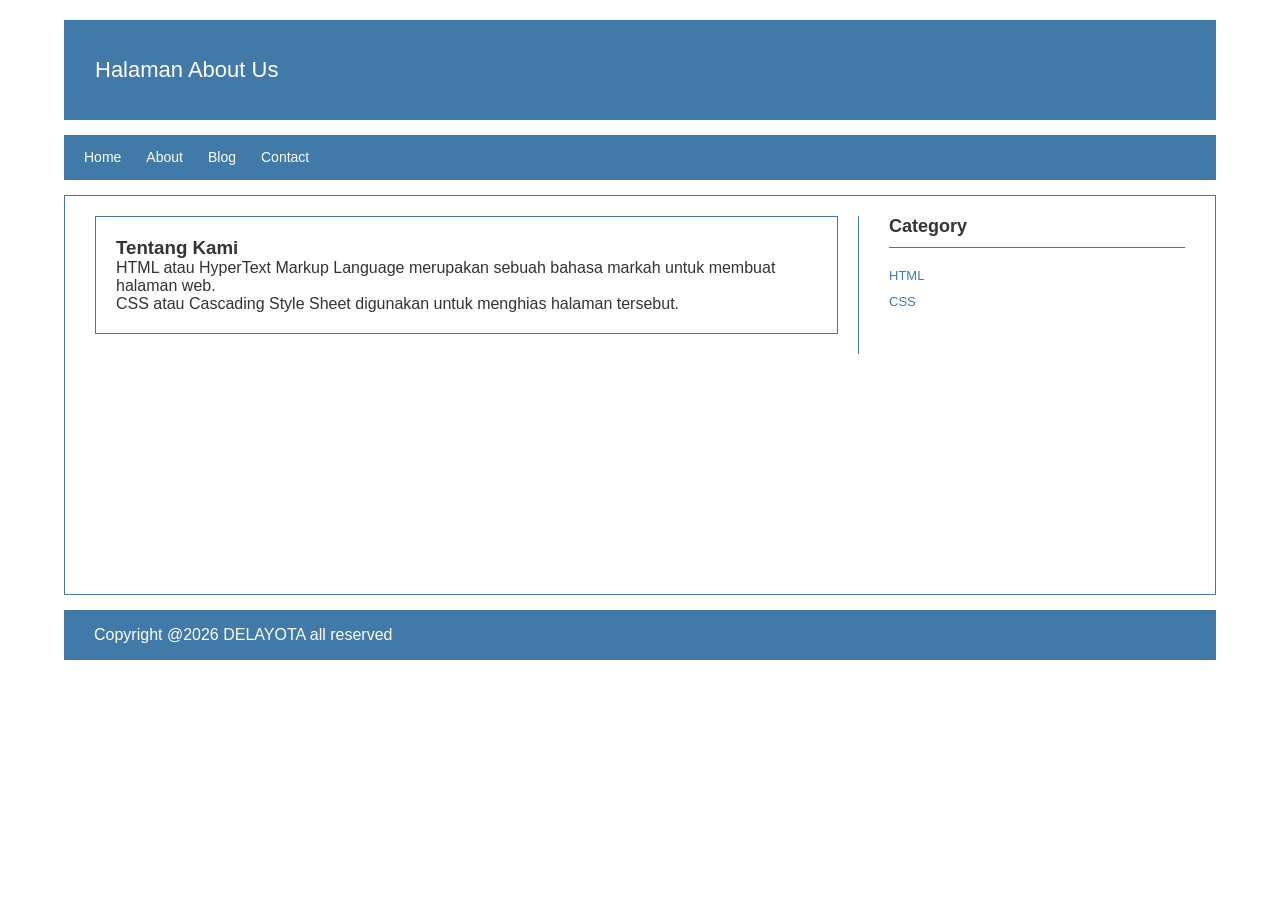
<file: about.html>
<!DOCTYPE html>
<html lang="en">
<head> 
    <meta charset="UTF-8">
    <title>Delayota - About</title>
    <link rel="stylesheet" href="style.css">
</head>
<body>

    <div class="header">
        <div class="jarak">
            <h2>Halaman About Us</h2>
        </div>
    </div>

    <div class="menu">
        <ul>
            <li><a href="index.html">Home</a></li>
            <li><a href="about.html">About</a></li>
            <li><a href="#">Blog</a></li>
            <li><a href="#">Contact</a></li>
        </ul>
    </div>

    <div class="content">
        <div class="jarak">
            <div class="kiri">
                <div class="border">
                    <h3>Tentang Kami</h3>
                    <p>HTML atau HyperText Markup Language merupakan sebuah bahasa markah untuk membuat halaman web.</p>
                    <p>CSS atau Cascading Style Sheet digunakan untuk menghias halaman tersebut.</p>
                </div>
            </div>
            
            <div class="kanan">
                <h3>Category</h3>
                <hr/>
                <p><a href="#" class="undecor">HTML</a></p>
                <p><a href="#" class="undecor">CSS</a></p>
            </div>
            <div style="clear:both;"></div>
        </div>
    </div>

    <div class="footer">
        <div class="jarak">
            <p>Copyright @2026 DELAYOTA all reserved</p>
        </div>
    </div>

</body>
</html>
</file>
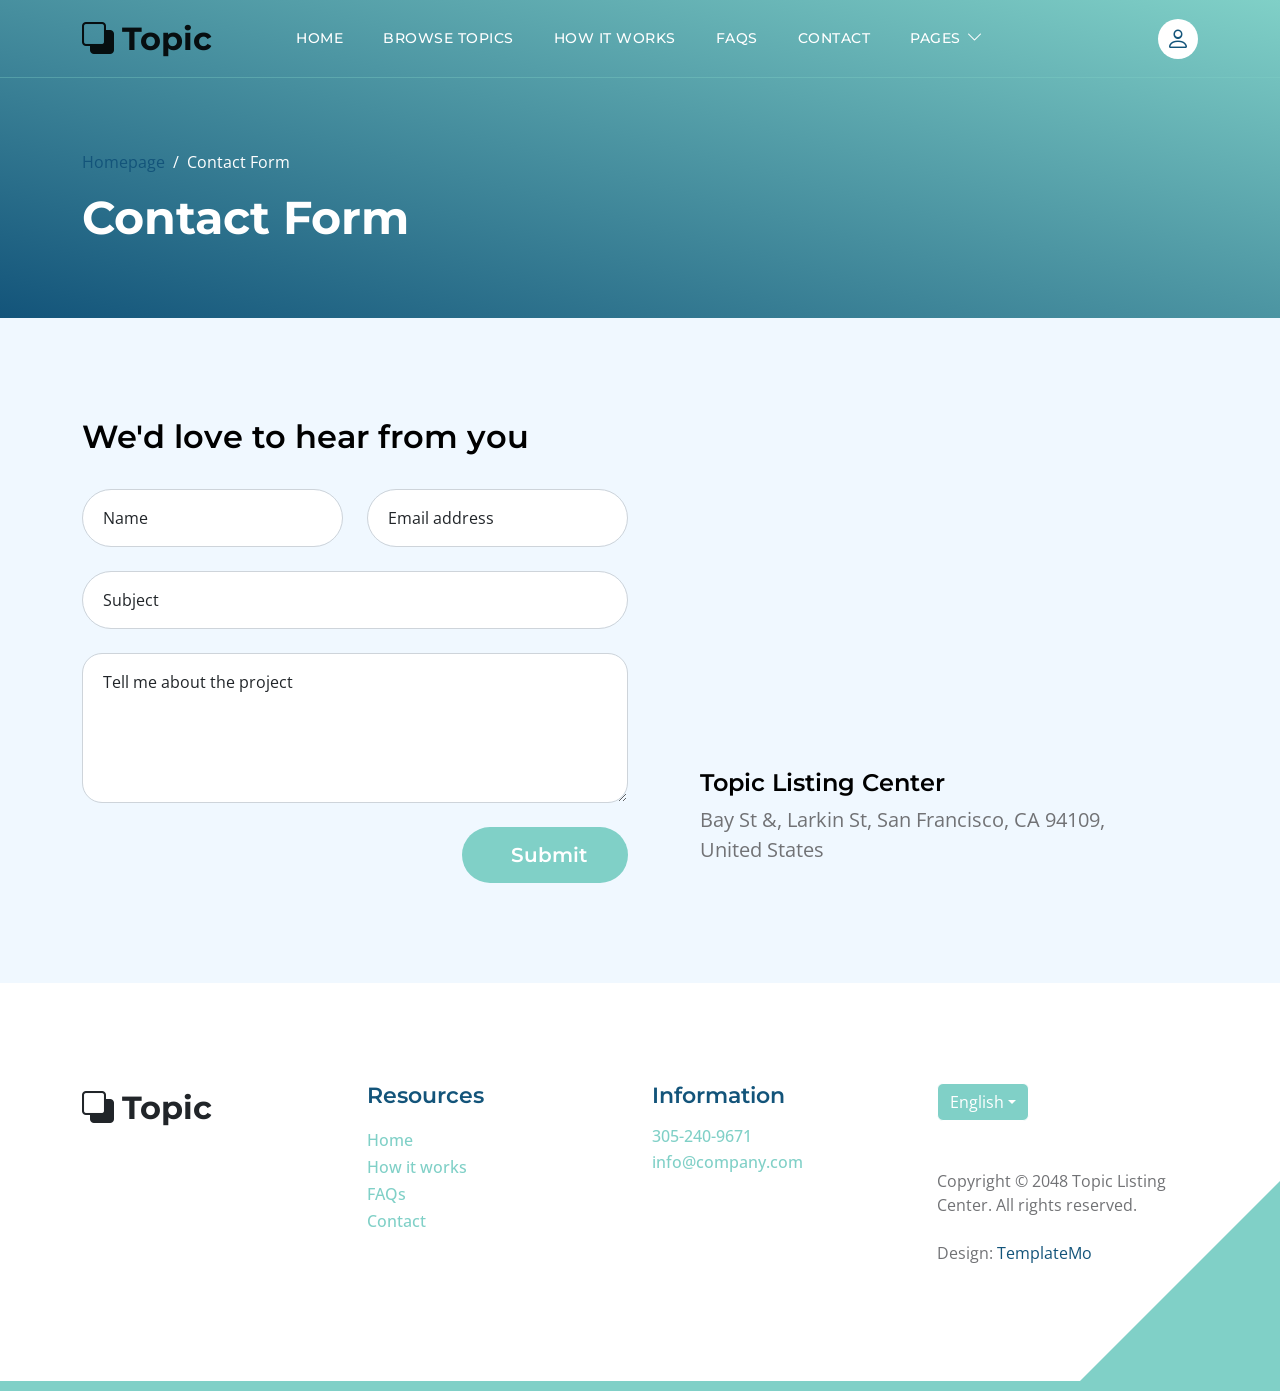
<file: contact.html>
<!doctype html>
<html lang="en">
    <head>
        <meta charset="utf-8">
        <meta name="viewport" content="width=device-width, initial-scale=1">

        <meta name="description" content="">
        <meta name="author" content="">

        <title>Topic Listing Contact Page</title>

        <!-- CSS FILES -->        
        <link rel="preconnect" href="https://fonts.googleapis.com">
        
        <link rel="preconnect" href="https://fonts.gstatic.com" crossorigin>

        <link href="https://fonts.googleapis.com/css2?family=Montserrat:wght@500;600;700&family=Open+Sans&display=swap" rel="stylesheet">
                        
        <link href="css/bootstrap.min.css" rel="stylesheet">

        <link href="css/bootstrap-icons.css" rel="stylesheet">

        <link href="css/templatemo-topic-listing.css" rel="stylesheet">
<!--

TemplateMo 590 topic listing

https://templatemo.com/tm-590-topic-listing

-->
    </head>
    
    <body class="topics-listing-page" id="top">

        <main>

            <nav class="navbar navbar-expand-lg">
                <div class="container">
                    <a class="navbar-brand" href="index.html">
                        <i class="bi-back"></i>
                        <span>Topic</span>
                    </a>

                    <div class="d-lg-none ms-auto me-4">
                        <a href="#top" class="navbar-icon bi-person smoothscroll"></a>
                    </div>
    
                    <button class="navbar-toggler" type="button" data-bs-toggle="collapse" data-bs-target="#navbarNav" aria-controls="navbarNav" aria-expanded="false" aria-label="Toggle navigation">
                        <span class="navbar-toggler-icon"></span>
                    </button>
    
                    <div class="collapse navbar-collapse" id="navbarNav">
                        <ul class="navbar-nav ms-lg-5 me-lg-auto">
                            <li class="nav-item">
                                <a class="nav-link click-scroll" href="index.html#section_1">Home</a>
                            </li>

                            <li class="nav-item">
                                <a class="nav-link click-scroll" href="index.html#section_2">Browse Topics</a>
                            </li>
    
                            <li class="nav-item">
                                <a class="nav-link click-scroll" href="index.html#section_3">How it works</a>
                            </li>

                            <li class="nav-item">
                                <a class="nav-link click-scroll" href="index.html#section_4">FAQs</a>
                            </li>
    
                            <li class="nav-item">
                                <a class="nav-link click-scroll" href="index.html#section_5">Contact</a>
                            </li>

                            <li class="nav-item dropdown">
                                <a class="nav-link dropdown-toggle" href="#section_5" id="navbarLightDropdownMenuLink" role="button" data-bs-toggle="dropdown" aria-expanded="false">Pages</a>

                                <ul class="dropdown-menu dropdown-menu-light" aria-labelledby="navbarLightDropdownMenuLink">
                                    <li><a class="dropdown-item" href="topics-listing.html">Topics Listing</a></li>

                                    <li><a class="dropdown-item active" href="contact.html">Contact Form</a></li>
                                </ul>
                            </li>
                        </ul>

                        <div class="d-none d-lg-block">
                            <a href="#top" class="navbar-icon bi-person smoothscroll"></a>
                        </div>
                    </div>
                </div>
            </nav>


            <header class="site-header d-flex flex-column justify-content-center align-items-center">
                <div class="container">
                    <div class="row align-items-center">

                        <div class="col-lg-5 col-12">
                            <nav aria-label="breadcrumb">
                                <ol class="breadcrumb">
                                    <li class="breadcrumb-item"><a href="index.html">Homepage</a></li>

                                    <li class="breadcrumb-item active" aria-current="page">Contact Form</li>
                                </ol>
                            </nav>

                            <h2 class="text-white">Contact Form</h2>
                        </div>

                    </div>
                </div>
            </header>


            <section class="section-padding section-bg">
                <div class="container">
                    <div class="row">

                        <div class="col-lg-12 col-12">
                            <h3 class="mb-4 pb-2">We'd love to hear from you</h3>
                        </div>

                        <div class="col-lg-6 col-12">
                            <form action="#" method="post" class="custom-form contact-form" role="form">
                                <div class="row">
                                    <div class="col-lg-6 col-md-6 col-12">
                                        <div class="form-floating">
                                            <input type="text" name="name" id="name" class="form-control" placeholder="Name" required="">
                                            
                                            <label for="floatingInput">Name</label>
                                        </div>
                                    </div>

                                    <div class="col-lg-6 col-md-6 col-12"> 
                                        <div class="form-floating">
                                            <input type="email" name="email" id="email" pattern="[^ @]*@[^ @]*" class="form-control" placeholder="Email address" required="">
                                            
                                            <label for="floatingInput">Email address</label>
                                        </div>
                                    </div>

                                    <div class="col-lg-12 col-12">
                                        <div class="form-floating">
                                            <input type="text" name="subject" id="name" class="form-control" placeholder="Name" required="">
                                            
                                            <label for="floatingInput">Subject</label>
                                        </div>

                                        <div class="form-floating">
                                            <textarea class="form-control" id="message" name="message" placeholder="Tell me about the project"></textarea>
                                            
                                            <label for="floatingTextarea">Tell me about the project</label>
                                        </div>
                                    </div>

                                    <div class="col-lg-4 col-12 ms-auto">
                                        <button type="submit" class="form-control">Submit</button>
                                    </div>

                                </div>
                            </form>
                        </div>

                        <div class="col-lg-5 col-12 mx-auto mt-5 mt-lg-0">
                            <iframe class="google-map" src="https://www.google.com/maps/embed?pb=!1m18!1m12!1m3!1d2595.065641062665!2d-122.4230416990949!3d37.80335401520422!2m3!1f0!2f0!3f0!3m2!1i1024!2i768!4f13.1!3m3!1m2!1s0x80858127459fabad%3A0x808ba520e5e9edb7!2sFrancisco%20Park!5e1!3m2!1sen!2sth!4v1684340239744!5m2!1sen!2sth" width="100%" height="250" style="border:0;" allowfullscreen="" loading="lazy" referrerpolicy="no-referrer-when-downgrade"></iframe>

                            <h5 class="mt-4 mb-2">Topic Listing Center</h5>

                            <p>Bay St &amp;, Larkin St, San Francisco, CA 94109, United States</p>
                        </div>

                    </div>
                </div>
            </section>
        </main>

        <footer class="site-footer section-padding">
            <div class="container">
                <div class="row">

                    <div class="col-lg-3 col-12 mb-4 pb-2">
                        <a class="navbar-brand mb-2" href="index.html">
                            <i class="bi-back"></i>
                            <span>Topic</span>
                        </a>
                    </div>

                    <div class="col-lg-3 col-md-4 col-6">
                        <h6 class="site-footer-title mb-3">Resources</h6>

                        <ul class="site-footer-links">
                            <li class="site-footer-link-item">
                                <a href="#" class="site-footer-link">Home</a>
                            </li>

                            <li class="site-footer-link-item">
                                <a href="#" class="site-footer-link">How it works</a>
                            </li>

                            <li class="site-footer-link-item">
                                <a href="#" class="site-footer-link">FAQs</a>
                            </li>

                            <li class="site-footer-link-item">
                                <a href="#" class="site-footer-link">Contact</a>
                            </li>
                        </ul>
                    </div>

                    <div class="col-lg-3 col-md-4 col-6 mb-4 mb-lg-0">
                        <h6 class="site-footer-title mb-3">Information</h6>

                        <p class="text-white d-flex mb-1">
                            <a href="tel: 305-240-9671" class="site-footer-link">
                                305-240-9671
                            </a>
                        </p>

                        <p class="text-white d-flex">
                            <a href="mailto:info@company.com" class="site-footer-link">
                                info@company.com
                            </a>
                        </p>
                    </div>

                    <div class="col-lg-3 col-md-4 col-12 mt-4 mt-lg-0 ms-auto">
                        <div class="dropdown">
                            <button class="btn btn-secondary dropdown-toggle" type="button" data-bs-toggle="dropdown" aria-expanded="false">
                            English</button>

                            <ul class="dropdown-menu">
                                <li><button class="dropdown-item" type="button">Thai</button></li>

                                <li><button class="dropdown-item" type="button">Myanmar</button></li>

                                <li><button class="dropdown-item" type="button">Arabic</button></li>
                            </ul>
                        </div>

                        <p class="copyright-text mt-lg-5 mt-4">Copyright © 2048 Topic Listing Center. All rights reserved.
                        <br><br>Design: <a rel="nofollow" href="https://templatemo.com" target="_blank">TemplateMo</a></p>
                        
                    </div>

                </div>
            </div>
        </footer>

        <!-- JAVASCRIPT FILES -->
        <script src="js/jquery.min.js"></script>
        <script src="js/bootstrap.bundle.min.js"></script>
        <script src="js/jquery.sticky.js"></script>
        <script src="js/custom.js"></script>

    </body>
</html>
</file>
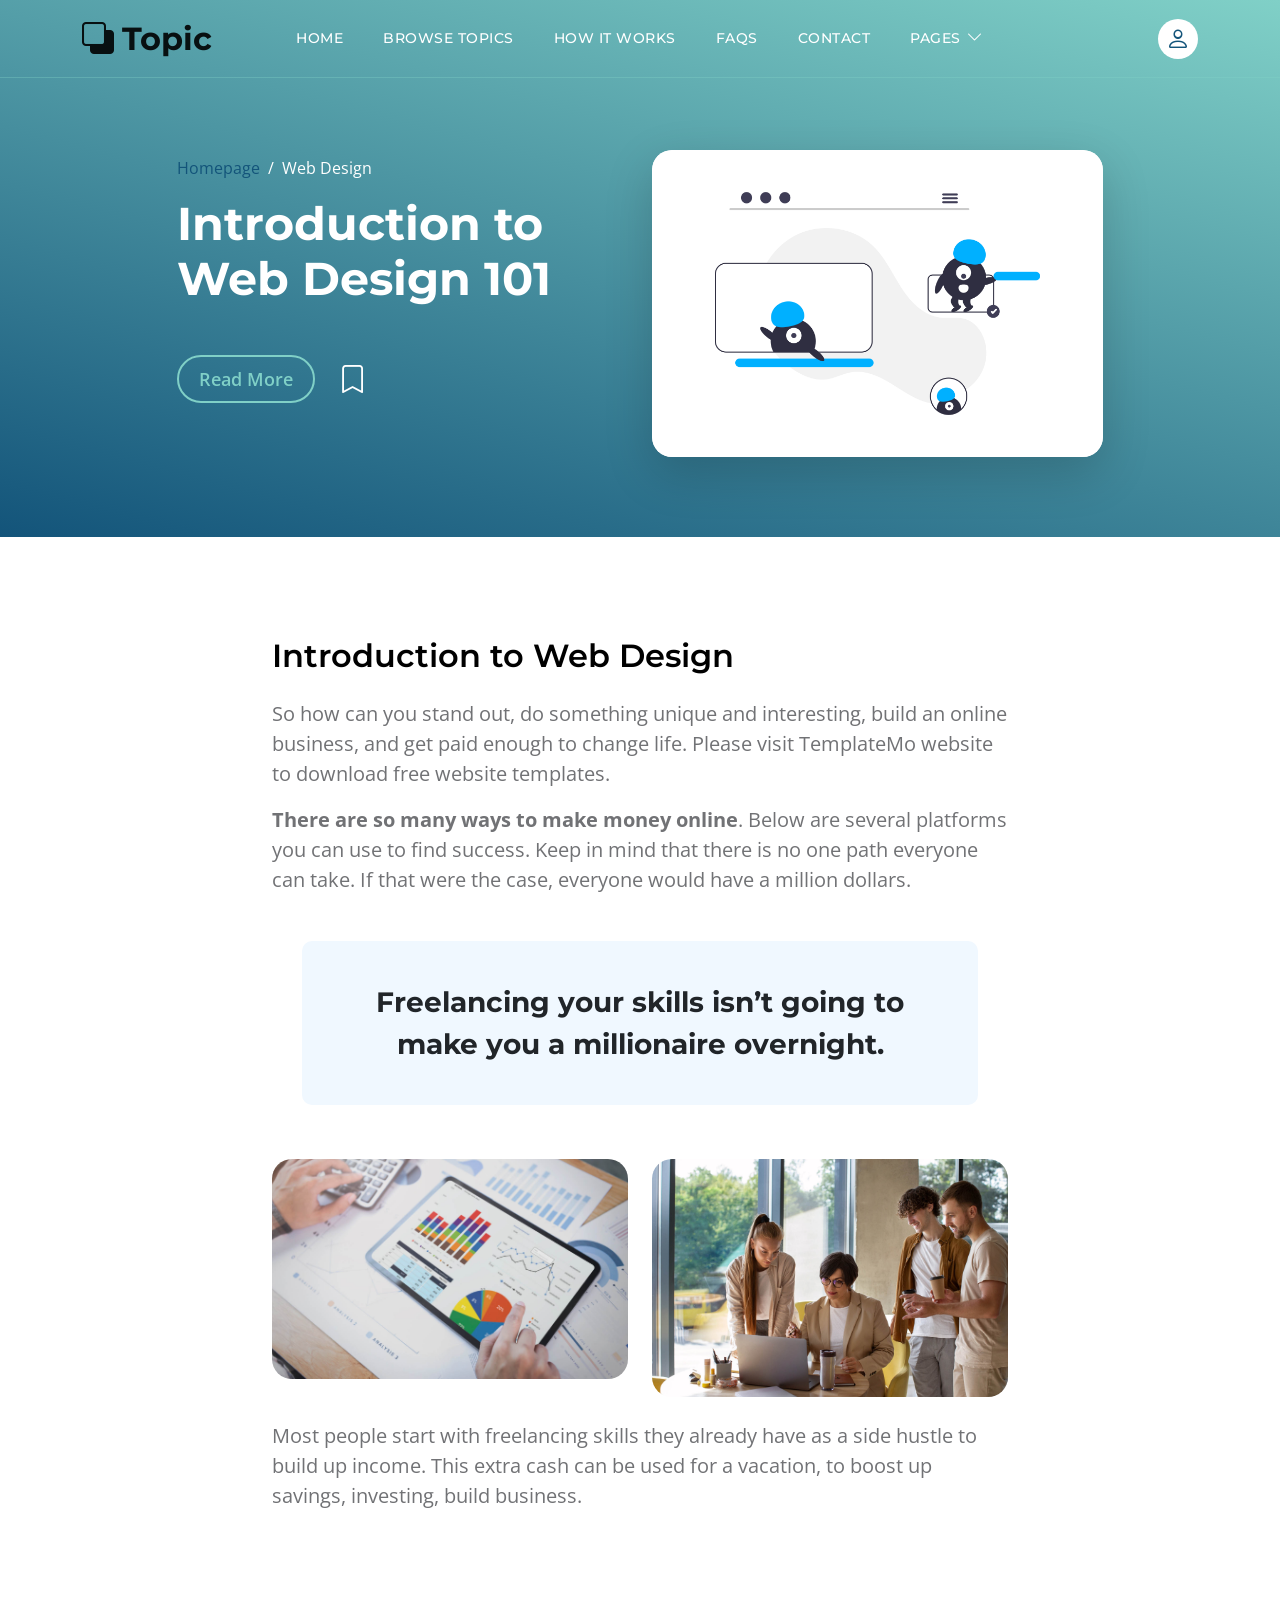
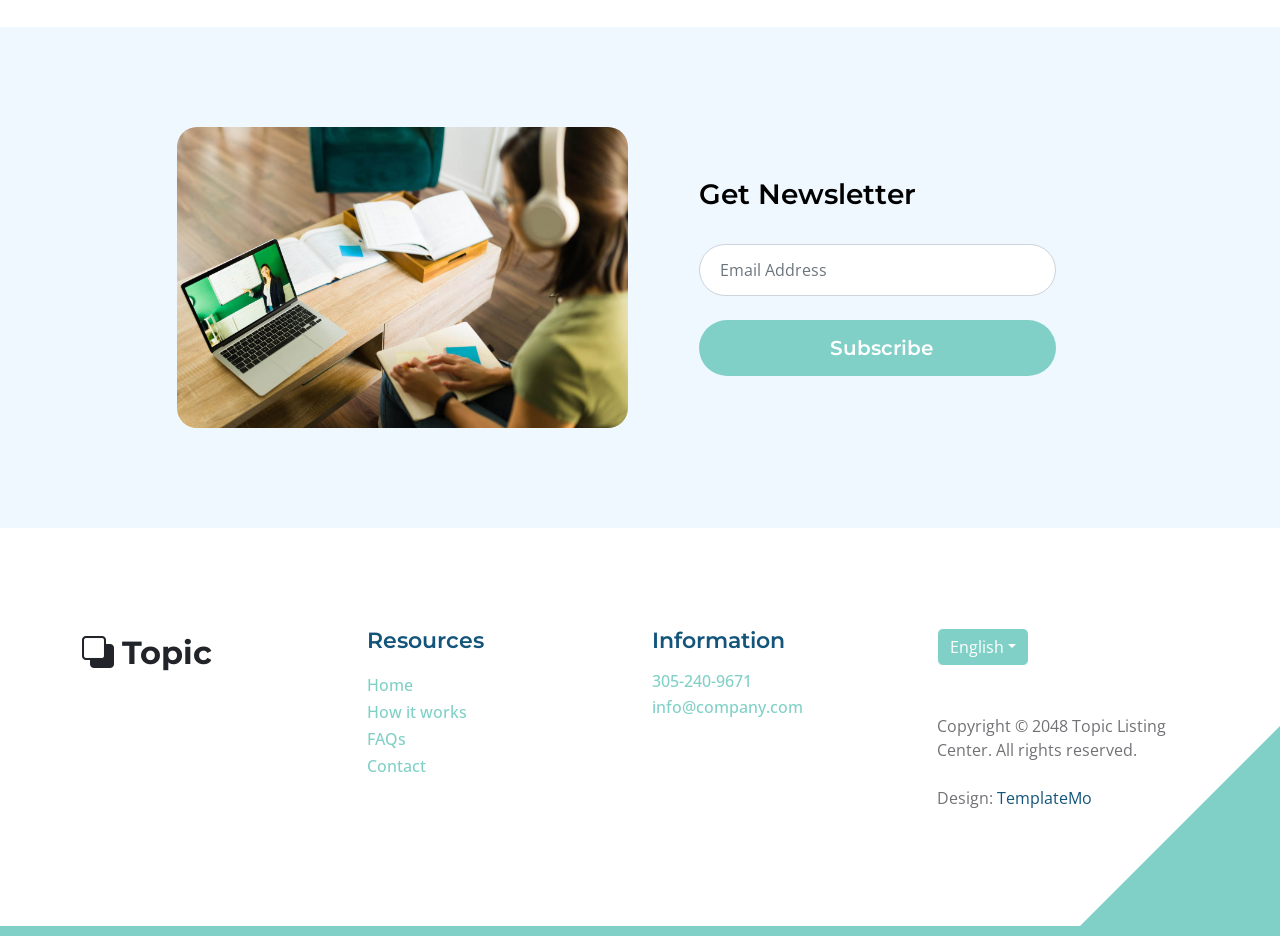
<file: topics-detail.html>
<!doctype html>
<html lang="en">
    <head>
        <meta charset="utf-8">
        <meta name="viewport" content="width=device-width, initial-scale=1">

        <meta name="description" content="">
        <meta name="author" content="">

        <title>Topic Detail Page</title>

        <!-- CSS FILES -->        
        <link rel="preconnect" href="https://fonts.googleapis.com">
        
        <link rel="preconnect" href="https://fonts.gstatic.com" crossorigin>

        <link href="https://fonts.googleapis.com/css2?family=Montserrat:wght@500;600;700&family=Open+Sans&display=swap" rel="stylesheet">
                        
        <link href="css/bootstrap.min.css" rel="stylesheet">

        <link href="css/bootstrap-icons.css" rel="stylesheet">

        <link href="css/templatemo-topic-listing.css" rel="stylesheet">
<!--

TemplateMo 590 topic listing

https://templatemo.com/tm-590-topic-listing

-->
    </head>
    
    <body id="top">

        <main>

            <nav class="navbar navbar-expand-lg">
                <div class="container">
                    <a class="navbar-brand" href="index.html">
                        <i class="bi-back"></i>
                        <span>Topic</span>
                    </a>

                    <div class="d-lg-none ms-auto me-4">
                        <a href="#top" class="navbar-icon bi-person smoothscroll"></a>
                    </div>
    
                    <button class="navbar-toggler" type="button" data-bs-toggle="collapse" data-bs-target="#navbarNav" aria-controls="navbarNav" aria-expanded="false" aria-label="Toggle navigation">
                        <span class="navbar-toggler-icon"></span>
                    </button>
    
                    <div class="collapse navbar-collapse" id="navbarNav">
                        <ul class="navbar-nav ms-lg-5 me-lg-auto">
                            <li class="nav-item">
                                <a class="nav-link click-scroll" href="index.html#section_1">Home</a>
                            </li>

                            <li class="nav-item">
                                <a class="nav-link click-scroll" href="index.html#section_2">Browse Topics</a>
                            </li>
    
                            <li class="nav-item">
                                <a class="nav-link click-scroll" href="index.html#section_3">How it works</a>
                            </li>

                            <li class="nav-item">
                                <a class="nav-link click-scroll" href="index.html#section_4">FAQs</a>
                            </li>
    
                            <li class="nav-item">
                                <a class="nav-link click-scroll" href="index.html#section_5">Contact</a>
                            </li>

                            <li class="nav-item dropdown">
                                <a class="nav-link dropdown-toggle" href="#section_5" id="navbarLightDropdownMenuLink" role="button" data-bs-toggle="dropdown" aria-expanded="false">Pages</a>

                                <ul class="dropdown-menu dropdown-menu-light" aria-labelledby="navbarLightDropdownMenuLink">
                                    <li><a class="dropdown-item" href="topics-listing.html">Topics Listing</a></li>

                                    <li><a class="dropdown-item" href="contact.html">Contact Form</a></li>
                                </ul>
                            </li>
                        </ul>

                        <div class="d-none d-lg-block">
                            <a href="#top" class="navbar-icon bi-person smoothscroll"></a>
                        </div>
                    </div>
                </div>
            </nav>
            

            <header class="site-header d-flex flex-column justify-content-center align-items-center">
                <div class="container">
                    <div class="row justify-content-center align-items-center">

                        <div class="col-lg-5 col-12 mb-5">
                            <nav aria-label="breadcrumb">
                                <ol class="breadcrumb">
                                    <li class="breadcrumb-item"><a href="index.html">Homepage</a></li>

                                    <li class="breadcrumb-item active" aria-current="page">Web Design</li>
                                </ol>
                            </nav>

                            <h2 class="text-white">Introduction to <br> Web Design 101</h2>

                            <div class="d-flex align-items-center mt-5">
                                <a href="#topics-detail" class="btn custom-btn custom-border-btn smoothscroll me-4">Read More</a>

                                <a href="#top" class="custom-icon bi-bookmark smoothscroll"></a>
                            </div>
                        </div>

                        <div class="col-lg-5 col-12">
                            <div class="topics-detail-block bg-white shadow-lg">
                                <img src="images/topics/undraw_Remote_design_team_re_urdx.png" class="topics-detail-block-image img-fluid">
                            </div>
                        </div>

                    </div>
                </div>
            </header>


            <section class="topics-detail-section section-padding" id="topics-detail">
                <div class="container">
                    <div class="row">

                        <div class="col-lg-8 col-12 m-auto">
                            <h3 class="mb-4">Introduction to Web Design</h3>

                            <p>So how can you stand out, do something unique and interesting, build an online business, and get paid enough to change life. Please visit TemplateMo website to download free website templates.</p>

                            <p><strong>There are so many ways to make money online</strong>. Below are several platforms you can use to find success. Keep in mind that there is no one path everyone can take. If that were the case, everyone would have a million dollars.</p>

                            <blockquote>
                                Freelancing your skills isn’t going to make you a millionaire overnight.
                            </blockquote>

                            <div class="row my-4">
                                <div class="col-lg-6 col-md-6 col-12">
                                    <img src="images/businesswoman-using-tablet-analysis.jpg" class="topics-detail-block-image img-fluid">
                                </div>

                                <div class="col-lg-6 col-md-6 col-12 mt-4 mt-lg-0 mt-md-0">
                                    <img src="images/colleagues-working-cozy-office-medium-shot.jpg" class="topics-detail-block-image img-fluid">
                                </div>
                            </div>

                            <p>Most people start with freelancing skills they already have as a side hustle to build up income. This extra cash can be used for a vacation, to boost up savings, investing, build business.</p>
                        </div>

                    </div>
                </div>
            </section>


            <section class="section-padding section-bg">
                <div class="container">
                    <div class="row justify-content-center">

                        <div class="col-lg-5 col-12">
                            <img src="images/rear-view-young-college-student.jpg" class="newsletter-image img-fluid" alt="">
                        </div>

                        <div class="col-lg-5 col-12 subscribe-form-wrap d-flex justify-content-center align-items-center">
                            <form class="custom-form subscribe-form" action="#" method="post" role="form">
                                <h4 class="mb-4 pb-2">Get Newsletter</h4>

                                <input type="email" name="subscribe-email" id="subscribe-email" pattern="[^ @]*@[^ @]*" class="form-control" placeholder="Email Address" required="">

                                <div class="col-lg-12 col-12">
                                    <button type="submit" class="form-control">Subscribe</button>
                                </div>
                            </form>
                        </div>

                    </div>
                </div>
            </section>
        </main>
		
        <footer class="site-footer section-padding">
            <div class="container">
                <div class="row">

                    <div class="col-lg-3 col-12 mb-4 pb-2">
                        <a class="navbar-brand mb-2" href="index.html">
                            <i class="bi-back"></i>
                            <span>Topic</span>
                        </a>
                    </div>

                    <div class="col-lg-3 col-md-4 col-6">
                        <h6 class="site-footer-title mb-3">Resources</h6>

                        <ul class="site-footer-links">
                            <li class="site-footer-link-item">
                                <a href="#" class="site-footer-link">Home</a>
                            </li>

                            <li class="site-footer-link-item">
                                <a href="#" class="site-footer-link">How it works</a>
                            </li>

                            <li class="site-footer-link-item">
                                <a href="#" class="site-footer-link">FAQs</a>
                            </li>

                            <li class="site-footer-link-item">
                                <a href="#" class="site-footer-link">Contact</a>
                            </li>
                        </ul>
                    </div>

                    <div class="col-lg-3 col-md-4 col-6 mb-4 mb-lg-0">
                        <h6 class="site-footer-title mb-3">Information</h6>

                        <p class="text-white d-flex mb-1">
                            <a href="tel: 305-240-9671" class="site-footer-link">
                                305-240-9671
                            </a>
                        </p>

                        <p class="text-white d-flex">
                            <a href="mailto:info@company.com" class="site-footer-link">
                                info@company.com
                            </a>
                        </p>
                    </div>

                    <div class="col-lg-3 col-md-4 col-12 mt-4 mt-lg-0 ms-auto">
                        <div class="dropdown">
                            <button class="btn btn-secondary dropdown-toggle" type="button" data-bs-toggle="dropdown" aria-expanded="false">
                            English</button>

                            <ul class="dropdown-menu">
                                <li><button class="dropdown-item" type="button">Thai</button></li>

                                <li><button class="dropdown-item" type="button">Myanmar</button></li>

                                <li><button class="dropdown-item" type="button">Arabic</button></li>
                            </ul>
                        </div>

                        <p class="copyright-text mt-lg-5 mt-4">Copyright © 2048 Topic Listing Center. All rights reserved.
                        <br><br>Design: <a rel="nofollow" href="https://templatemo.com" target="_blank">TemplateMo</a></p>
                        
                    </div>

                </div>
            </div>
        </footer>

        <!-- JAVASCRIPT FILES -->
        <script src="js/jquery.min.js"></script>
        <script src="js/bootstrap.bundle.min.js"></script>
        <script src="js/jquery.sticky.js"></script>
        <script src="js/custom.js"></script>

    </body>
</html>
</file>
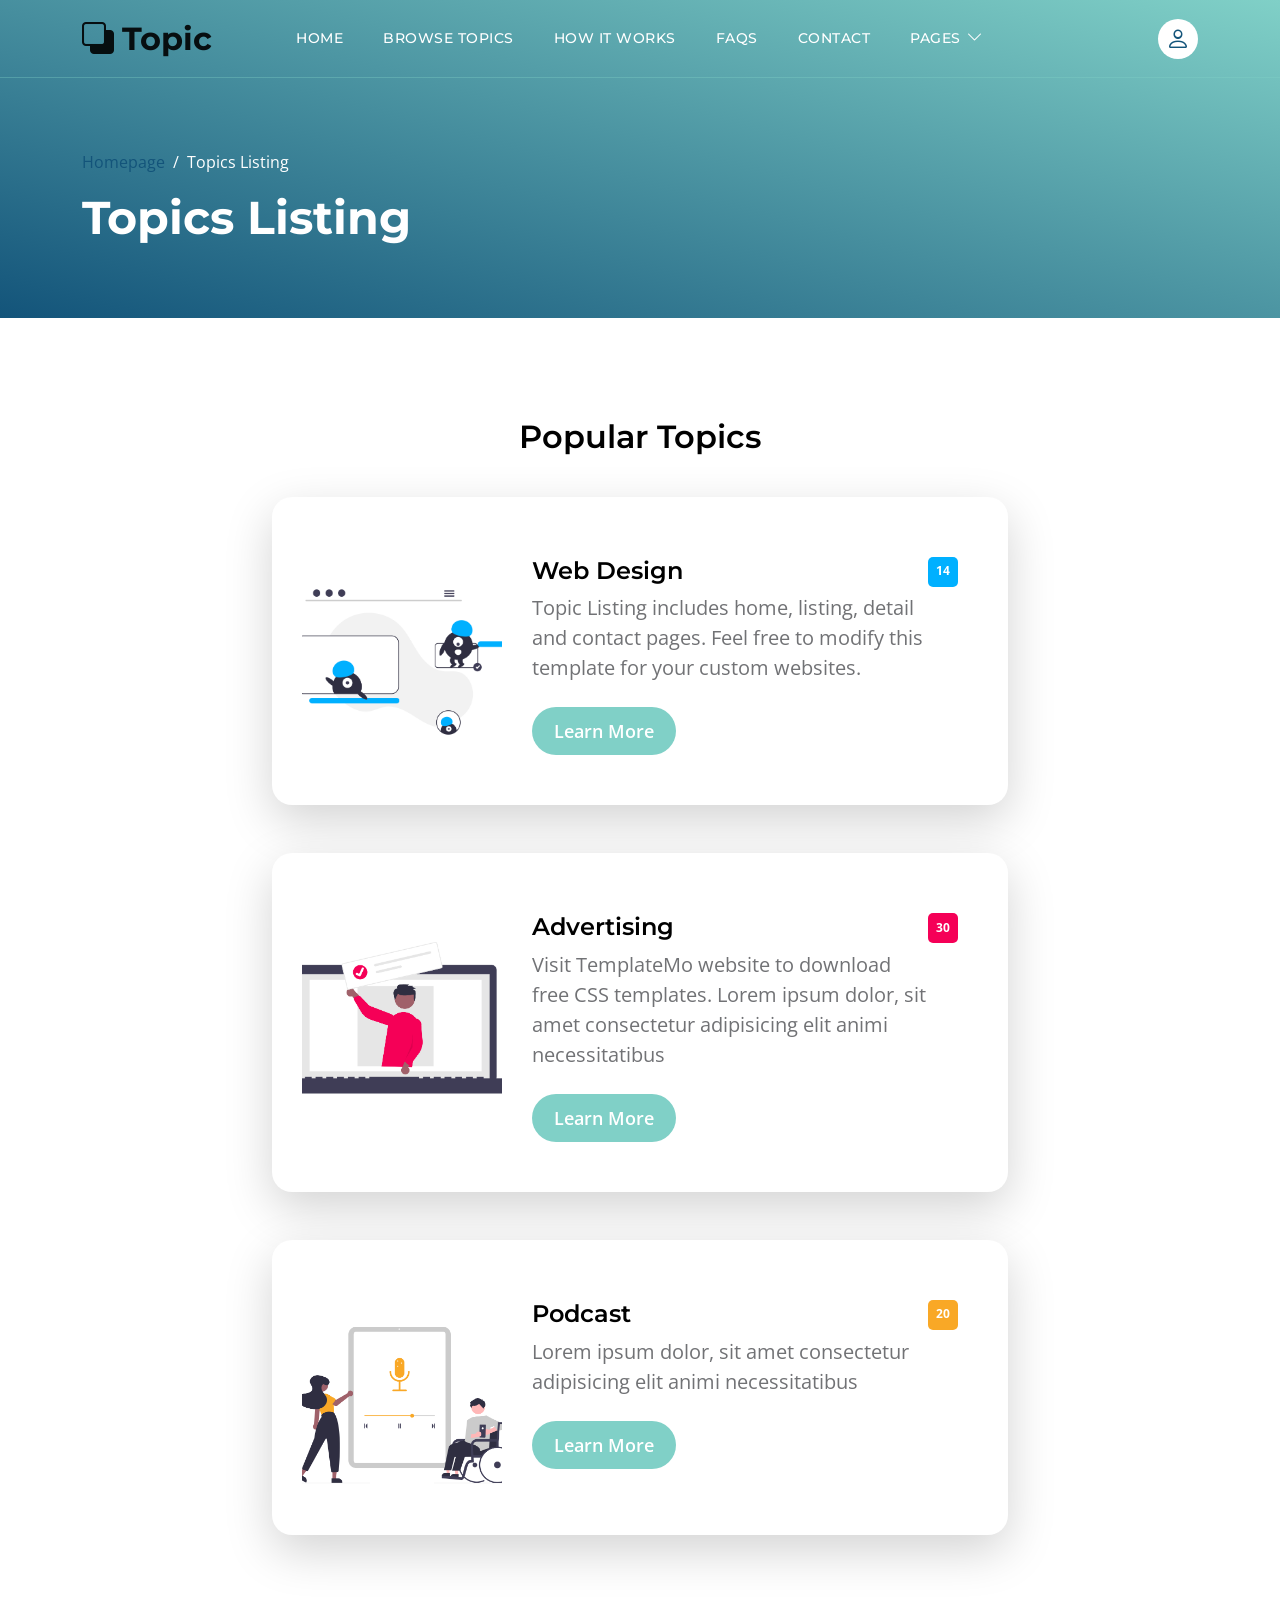
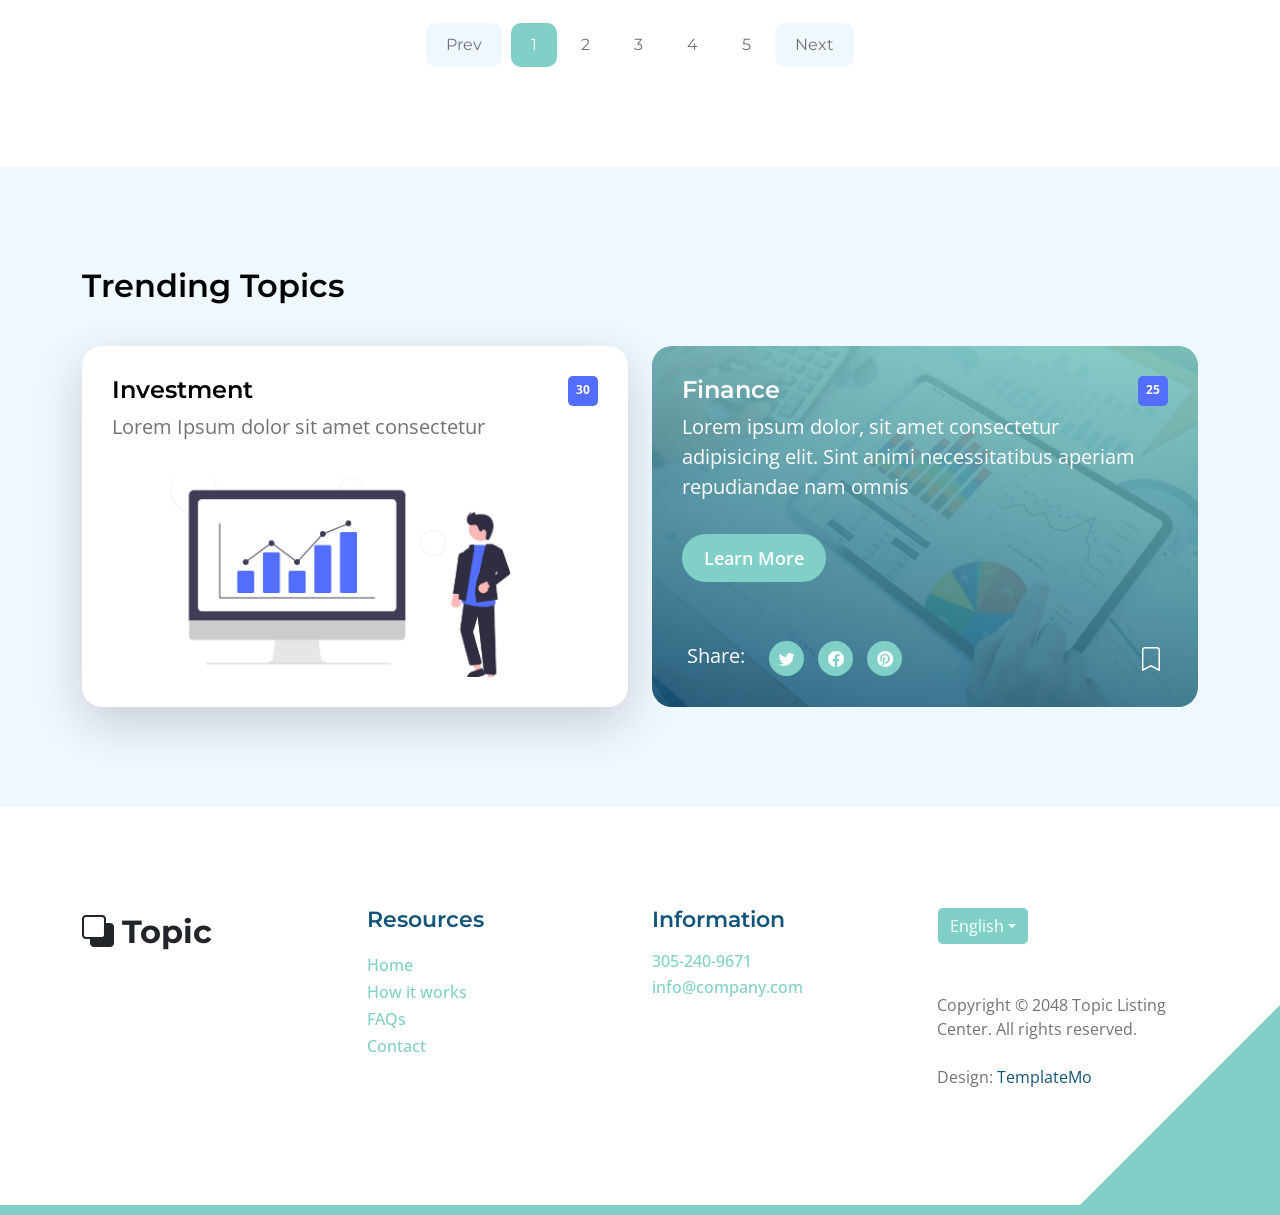
<file: topics-listing.html>
<!doctype html>
<html lang="en">
    <head>
        <meta charset="utf-8">
        <meta name="viewport" content="width=device-width, initial-scale=1">

        <meta name="description" content="">
        <meta name="author" content="">

        <title>Topic Listing Page</title>

        <!-- CSS FILES -->        
        <link rel="preconnect" href="https://fonts.googleapis.com">
        
        <link rel="preconnect" href="https://fonts.gstatic.com" crossorigin>

        <link href="https://fonts.googleapis.com/css2?family=Montserrat:wght@500;600;700&family=Open+Sans&display=swap" rel="stylesheet">
                        
        <link href="css/bootstrap.min.css" rel="stylesheet">

        <link href="css/bootstrap-icons.css" rel="stylesheet">

        <link href="css/templatemo-topic-listing.css" rel="stylesheet">
<!--

TemplateMo 590 topic listing

https://templatemo.com/tm-590-topic-listing

-->
    </head>
    
    <body class="topics-listing-page" id="top">

        <main>

            <nav class="navbar navbar-expand-lg">
                <div class="container">
                    <a class="navbar-brand" href="index.html">
                        <i class="bi-back"></i>
                        <span>Topic</span>
                    </a>

                    <div class="d-lg-none ms-auto me-4">
                        <a href="#top" class="navbar-icon bi-person smoothscroll"></a>
                    </div>
    
                    <button class="navbar-toggler" type="button" data-bs-toggle="collapse" data-bs-target="#navbarNav" aria-controls="navbarNav" aria-expanded="false" aria-label="Toggle navigation">
                        <span class="navbar-toggler-icon"></span>
                    </button>
    
                    <div class="collapse navbar-collapse" id="navbarNav">
                        <ul class="navbar-nav ms-lg-5 me-lg-auto">
                            <li class="nav-item">
                                <a class="nav-link click-scroll" href="index.html#section_1">Home</a>
                            </li>

                            <li class="nav-item">
                                <a class="nav-link click-scroll" href="index.html#section_2">Browse Topics</a>
                            </li>
    
                            <li class="nav-item">
                                <a class="nav-link click-scroll" href="index.html#section_3">How it works</a>
                            </li>

                            <li class="nav-item">
                                <a class="nav-link click-scroll" href="index.html#section_4">FAQs</a>
                            </li>
    
                            <li class="nav-item">
                                <a class="nav-link click-scroll" href="index.html#section_5">Contact</a>
                            </li>

                            <li class="nav-item dropdown">
                                <a class="nav-link dropdown-toggle" href="#section_5" id="navbarLightDropdownMenuLink" role="button" data-bs-toggle="dropdown" aria-expanded="false">Pages</a>

                                <ul class="dropdown-menu dropdown-menu-light" aria-labelledby="navbarLightDropdownMenuLink">
                                    <li><a class="dropdown-item active" href="topics-listing.html">Topics Listing</a></li>

                                    <li><a class="dropdown-item" href="contact.html">Contact Form</a></li>
                                </ul>
                            </li>
                        </ul>

                        <div class="d-none d-lg-block">
                            <a href="#top" class="navbar-icon bi-person smoothscroll"></a>
                        </div>
                    </div>
                </div>
            </nav>


            <header class="site-header d-flex flex-column justify-content-center align-items-center">
                <div class="container">
                    <div class="row align-items-center">

                        <div class="col-lg-5 col-12">
                            <nav aria-label="breadcrumb">
                                <ol class="breadcrumb">
                                    <li class="breadcrumb-item"><a href="index.html">Homepage</a></li>

                                    <li class="breadcrumb-item active" aria-current="page">Topics Listing</li>
                                </ol>
                            </nav>

                            <h2 class="text-white">Topics Listing</h2>
                        </div>

                    </div>
                </div>
            </header>


            <section class="section-padding">
                <div class="container">
                    <div class="row">

                        <div class="col-lg-12 col-12 text-center">
                            <h3 class="mb-4">Popular Topics</h3>
                        </div>

                        <div class="col-lg-8 col-12 mt-3 mx-auto">
                            <div class="custom-block custom-block-topics-listing bg-white shadow-lg mb-5">
                                <div class="d-flex">
                                    <img src="images/topics/undraw_Remote_design_team_re_urdx.png" class="custom-block-image img-fluid" alt="">

                                    <div class="custom-block-topics-listing-info d-flex">
                                        <div>
                                            <h5 class="mb-2">Web Design</h5>

                                            <p class="mb-0">Topic Listing includes home, listing, detail and contact pages. Feel free to modify this template for your custom websites.</p>

                                            <a href="topics-detail.html" class="btn custom-btn mt-3 mt-lg-4">Learn More</a>
                                        </div>

                                        <span class="badge bg-design rounded-pill ms-auto">14</span>
                                    </div>
                                </div>
                            </div>

                            <div class="custom-block custom-block-topics-listing bg-white shadow-lg mb-5">
                                <div class="d-flex">
                                    <img src="images/topics/undraw_online_ad_re_ol62.png" class="custom-block-image img-fluid" alt="">

                                    <div class="custom-block-topics-listing-info d-flex">
                                        <div>
                                            <h5 class="mb-2">Advertising</h5>

                                            <p class="mb-0">Visit TemplateMo website to download free CSS templates. Lorem ipsum dolor, sit amet consectetur adipisicing elit animi necessitatibus</p>

                                            <a href="topics-detail.html" class="btn custom-btn mt-3 mt-lg-4">Learn More</a>
                                        </div>

                                        <span class="badge bg-advertising rounded-pill ms-auto">30</span>
                                    </div>
                                </div>
                            </div>

                            <div class="custom-block custom-block-topics-listing bg-white shadow-lg mb-5">
                                <div class="d-flex">
                                    <img src="images/topics/undraw_Podcast_audience_re_4i5q.png" class="custom-block-image img-fluid" alt="">

                                    <div class="custom-block-topics-listing-info d-flex">
                                        <div>
                                            <h5 class="mb-2">Podcast</h5>

                                            <p class="mb-0">Lorem ipsum dolor, sit amet consectetur adipisicing elit animi necessitatibus</p>

                                            <a href="topics-detail.html" class="btn custom-btn mt-3 mt-lg-4">Learn More</a>
                                        </div>

                                        <span class="badge bg-music rounded-pill ms-auto">20</span>
                                    </div>
                                </div>
                            </div>
                        </div>

                        <div class="col-lg-12 col-12">
                            <nav aria-label="Page navigation example">
                                <ul class="pagination justify-content-center mb-0">
                                    <li class="page-item">
                                        <a class="page-link" href="#" aria-label="Previous">
                                            <span aria-hidden="true">Prev</span>
                                        </a>
                                    </li>

                                    <li class="page-item active" aria-current="page">
                                        <a class="page-link" href="#">1</a>
                                    </li>
                                    
                                    <li class="page-item">
                                        <a class="page-link" href="#">2</a>
                                    </li>
                                    
                                    <li class="page-item">
                                        <a class="page-link" href="#">3</a>
                                    </li>

                                    <li class="page-item">
                                        <a class="page-link" href="#">4</a>
                                    </li>

                                    <li class="page-item">
                                        <a class="page-link" href="#">5</a>
                                    </li>
                                    
                                    <li class="page-item">
                                        <a class="page-link" href="#" aria-label="Next">
                                            <span aria-hidden="true">Next</span>
                                        </a>
                                    </li>
                                </ul>
                            </nav>
                        </div>

                    </div>
                </div>
            </section>


            <section class="section-padding section-bg">
                <div class="container">
                    <div class="row">

                        <div class="col-lg-12 col-12">
                            <h3 class="mb-4">Trending Topics</h3>
                        </div>

                        <div class="col-lg-6 col-md-6 col-12 mt-3 mb-4 mb-lg-0">
                            <div class="custom-block bg-white shadow-lg">
                                <a href="topics-detail.html">
                                    <div class="d-flex">
                                        <div>
                                            <h5 class="mb-2">Investment</h5>

                                            <p class="mb-0">Lorem Ipsum dolor sit amet consectetur</p>
                                        </div>

                                        <span class="badge bg-finance rounded-pill ms-auto">30</span>
                                    </div>

                                    <img src="images/topics/undraw_Finance_re_gnv2.png" class="custom-block-image img-fluid" alt="">
                                </a>
                            </div>
                        </div>

                        <div class="col-lg-6 col-md-6 col-12 mt-lg-3">
                            <div class="custom-block custom-block-overlay">
                                <div class="d-flex flex-column h-100">
                                    <img src="images/businesswoman-using-tablet-analysis.jpg" class="custom-block-image img-fluid" alt="">

                                    <div class="custom-block-overlay-text d-flex">
                                        <div>
                                            <h5 class="text-white mb-2">Finance</h5>

                                            <p class="text-white">Lorem ipsum dolor, sit amet consectetur adipisicing elit. Sint animi necessitatibus aperiam repudiandae nam omnis</p>

                                            <a href="topics-detail.html" class="btn custom-btn mt-2 mt-lg-3">Learn More</a>
                                        </div>

                                        <span class="badge bg-finance rounded-pill ms-auto">25</span>
                                    </div>

                                    <div class="social-share d-flex">
                                        <p class="text-white me-4">Share:</p>

                                        <ul class="social-icon">
                                            <li class="social-icon-item">
                                                <a href="#" class="social-icon-link bi-twitter"></a>
                                            </li>

                                            <li class="social-icon-item">
                                                <a href="#" class="social-icon-link bi-facebook"></a>
                                            </li>

                                            <li class="social-icon-item">
                                                <a href="#" class="social-icon-link bi-pinterest"></a>
                                            </li>
                                        </ul>

                                        <a href="#" class="custom-icon bi-bookmark ms-auto"></a>
                                    </div>

                                    <div class="section-overlay"></div>
                                </div>
                            </div>
                        </div>

                    </div>
                </div>
            </section>
        </main>

		<footer class="site-footer section-padding">
            <div class="container">
                <div class="row">

                    <div class="col-lg-3 col-12 mb-4 pb-2">
                        <a class="navbar-brand mb-2" href="index.html">
                            <i class="bi-back"></i>
                            <span>Topic</span>
                        </a>
                    </div>

                    <div class="col-lg-3 col-md-4 col-6">
                        <h6 class="site-footer-title mb-3">Resources</h6>

                        <ul class="site-footer-links">
                            <li class="site-footer-link-item">
                                <a href="#" class="site-footer-link">Home</a>
                            </li>

                            <li class="site-footer-link-item">
                                <a href="#" class="site-footer-link">How it works</a>
                            </li>

                            <li class="site-footer-link-item">
                                <a href="#" class="site-footer-link">FAQs</a>
                            </li>

                            <li class="site-footer-link-item">
                                <a href="#" class="site-footer-link">Contact</a>
                            </li>
                        </ul>
                    </div>

                    <div class="col-lg-3 col-md-4 col-6 mb-4 mb-lg-0">
                        <h6 class="site-footer-title mb-3">Information</h6>

                        <p class="text-white d-flex mb-1">
                            <a href="tel: 305-240-9671" class="site-footer-link">
                                305-240-9671
                            </a>
                        </p>

                        <p class="text-white d-flex">
                            <a href="mailto:info@company.com" class="site-footer-link">
                                info@company.com
                            </a>
                        </p>
                    </div>

                    <div class="col-lg-3 col-md-4 col-12 mt-4 mt-lg-0 ms-auto">
                        <div class="dropdown">
                            <button class="btn btn-secondary dropdown-toggle" type="button" data-bs-toggle="dropdown" aria-expanded="false">
                            English</button>

                            <ul class="dropdown-menu">
                                <li><button class="dropdown-item" type="button">Thai</button></li>

                                <li><button class="dropdown-item" type="button">Myanmar</button></li>

                                <li><button class="dropdown-item" type="button">Arabic</button></li>
                            </ul>
                        </div>

                        <p class="copyright-text mt-lg-5 mt-4">Copyright © 2048 Topic Listing Center. All rights reserved.
                        <br><br>Design: <a rel="nofollow" href="https://templatemo.com" target="_blank">TemplateMo</a></p>
                        
                    </div>

                </div>
            </div>
        </footer>

        <!-- JAVASCRIPT FILES -->
        <script src="js/jquery.min.js"></script>
        <script src="js/bootstrap.bundle.min.js"></script>
        <script src="js/jquery.sticky.js"></script>
        <script src="js/custom.js"></script>

    </body>
</html>
</file>
<file: style.css>
* {
    margin: 0;
    padding: 0;
    box-sizing: border-box;
}

body {
    background: #ffffff; 
    color: #333;
    width: 100%;
    font-family: sans-serif;
    padding: 20px 0;
}

/* 1. HEADER */
.header {
    width: 90%;
    margin: 0 auto 15px auto; /* Memberi jeda merah di bawah header */
    height: 100px;
    display: flex;
    align-items: center;
    background: #417aa8;
    color: #fff;
    border: 1px solid #417aa8;
}

.header h2 {
    font-size: 22px;
    font-weight: normal;
}

.jarak {
    padding: 0 30px;
    width: 100%;
}

/* 2. MENU (Coretan Hijau jadi Biru) */
.menu {
    background-color: #417aa8; /* Warna biru sesuai coretan hijau */
    height: 45px;
    line-height: 45px;
    width: 90%;
    margin: 0 auto 15px auto; /* Memberi jeda merah di bawah menu */
}

.menu ul {
    list-style: none;
    display: flex;
    padding-left: 20px;
}

.menu ul li {
    margin-right: 25px;
}

.menu ul li a {
    color: #ffffff; /* Teks putih di atas background biru */
    text-decoration: none;
    font-size: 14px;
    display: block;
}

.menu ul li a:hover {
    color: #d1d1d1;
}

/* 3. CONTENT */
.content {
    width: 90%;
    margin: 0 auto 15px auto; /* Memberi jeda merah di bawah konten sebelum footer */
    background: #ffffff;
    padding: 20px 0;
    min-height: 400px;
    border: 1px solid #417aa8; /* Border biru mengelilingi konten */
}

.content > .jarak {
    display: flex;
}

.kiri {
    width: 70%;
    padding-right: 20px;
}

.kanan {
    width: 30%;
    border-left: 1px solid #417aa8; /* Garis pemisah biru */
    padding-left: 30px;
}

/* Gaya Kotak Artikel (Border Biru) */
.border {
    border: 1px solid #417aa8; 
    margin-bottom: 20px;
    padding: 20px;
}

.btn {
    background: #417aa8; 
    color: #fff;
    border: none;
    padding: 8px 12px;
    cursor: pointer;
    font-size: 11px;
    margin-top: 10px;
}

/* Kategori Samping */
.kanan h3 {
    font-size: 18px;
    margin-bottom: 10px;
}

.kanan hr {
    border: 0;
    border-top: 1px solid #417aa8;
    margin-bottom: 15px;
}

.undecor {
    text-decoration: none;
    color: #417aa8;
    font-size: 13px;
    line-height: 2;
}

/* 4. FOOTER */
.footer {
    width: 90%;
    margin: auto;
    height: 50px;
    display: flex;
    align-items: center;
    background: #417aa8;
    color: #fff;
}
</file>
<file: css/templatemo-topic-listing.css>
/*

TemplateMo 590 topic listing

https://templatemo.com/tm-590-topic-listing

*/

/*---------------------------------------
  CUSTOM PROPERTIES ( VARIABLES )             
-----------------------------------------*/
:root {
  --white-color:                  #ffffff;
  --primary-color:                #13547a;
  --secondary-color:              #80d0c7;
  --section-bg-color:             #f0f8ff;
  --custom-btn-bg-color:          #80d0c7;
  --custom-btn-bg-hover-color:    #13547a;
  --dark-color:                   #000000;
  --p-color:                      #717275;
  --border-color:                 #7fffd4;
  --link-hover-color:             #13547a;

  --body-font-family:             'Open Sans', sans-serif;
  --title-font-family:            'Montserrat', sans-serif;

  --h1-font-size:                 58px;
  --h2-font-size:                 46px;
  --h3-font-size:                 32px;
  --h4-font-size:                 28px;
  --h5-font-size:                 24px;
  --h6-font-size:                 22px;
  --p-font-size:                  20px;
  --menu-font-size:               14px;
  --btn-font-size:                18px;
  --copyright-font-size:          16px;

  --border-radius-large:          100px;
  --border-radius-medium:         20px;
  --border-radius-small:          10px;

  --font-weight-normal:           400;
  --font-weight-medium:           500;
  --font-weight-semibold:         600;
  --font-weight-bold:             700;
}

body {
  background-color: var(--white-color);
  font-family: var(--body-font-family); 
}


/*---------------------------------------
  TYPOGRAPHY               
-----------------------------------------*/

h2,
h3,
h4,
h5,
h6 {
  color: var(--dark-color);
}

h1,
h2,
h3,
h4,
h5,
h6 {
  font-family: var(--title-font-family); 
  font-weight: var(--font-weight-semibold);
}

h1 {
  font-size: var(--h1-font-size);
  font-weight: var(--font-weight-bold);
}

h2 {
  font-size: var(--h2-font-size);
  font-weight: var(--font-weight-bold);
}

h3 {
  font-size: var(--h3-font-size);
}

h4 {
  font-size: var(--h4-font-size);
}

h5 {
  font-size: var(--h5-font-size);
}

h6 {
  color: var(--primary-color);
  font-size: var(--h6-font-size);
}

p {
  color: var(--p-color);
  font-size: var(--p-font-size);
  font-weight: var(--font-weight-normal);
}

ul li {
  color: var(--p-color);
  font-size: var(--p-font-size);
  font-weight: var(--font-weight-normal);
}

a, 
button {
  touch-action: manipulation;
  transition: all 0.3s;
}

a {
  display: inline-block;
  color: var(--primary-color);
  text-decoration: none;
}

a:hover {
  color: var(--link-hover-color);
}

b,
strong {
  font-weight: var(--font-weight-bold);
}


/*---------------------------------------
  SECTION               
-----------------------------------------*/
.section-padding {
  padding-top: 100px;
  padding-bottom: 100px;
}

.section-bg {
  background-color: var(--section-bg-color);
}

.section-overlay {
  background-image: linear-gradient(15deg, #13547a 0%, #80d0c7 100%);
  position: absolute;
  top: 0;
  left: 0;
  pointer-events: none;
  width: 100%;
  height: 100%;
  opacity: 0.85;
}

.section-overlay + .container {
  position: relative;
}

.tab-content {
  background-color: var(--white-color);
  border-radius: var(--border-radius-medium);
}

.nav-tabs {
  border-bottom: 1px solid #ecf3f2;
  margin-bottom: 40px;
  justify-content: center;
}

.nav-tabs .nav-link {
  border-radius: 0;
  border-top: 0;
  border-right: 0;
  border-left: 0;
  color: var(--p-color);
  font-family: var(--title-font-family);
  font-size: var(--btn-font-size);
  font-weight: var(--font-weight-medium);
  padding: 15px 25px;
  transition: all 0.3s;
}

.nav-tabs .nav-link:first-child {
  margin-right: 20px;
}

.nav-tabs .nav-item.show .nav-link, 
.nav-tabs .nav-link.active,
.nav-tabs .nav-link:focus, 
.nav-tabs .nav-link:hover {
  border-bottom-color: var(--primary-color);
  color: var(--primary-color);
}


/*---------------------------------------
  CUSTOM ICON COLOR               
-----------------------------------------*/
.custom-icon {
  color: var(--secondary-color);
}


/*---------------------------------------
  CUSTOM BUTTON               
-----------------------------------------*/
.custom-btn {
  background: var(--custom-btn-bg-color);
  border: 2px solid transparent;
  border-radius: var(--border-radius-large);
  color: var(--white-color);
  font-size: var(--btn-font-size);
  font-weight: var(--font-weight-semibold);
  line-height: normal;
  transition: all 0.3s;
  padding: 10px 20px;
}

.custom-btn:hover {
  background: var(--custom-btn-bg-hover-color);
  color: var(--white-color);
}

.custom-border-btn {
  background: transparent;
  border: 2px solid var(--custom-btn-bg-color);
  color: var(--custom-btn-bg-color);
}

.custom-border-btn:hover {
  background: var(--custom-btn-bg-color);
  border-color: transparent;
  color: var(--white-color);
}

.custom-btn-bg-white {
  border-color: var(--white-color);
  color: var(--white-color);
}


/*---------------------------------------
  SITE HEADER              
-----------------------------------------*/
.site-header {
  background-image: linear-gradient(15deg, #13547a 0%, #80d0c7 100%);
  padding-top: 150px;
  padding-bottom: 80px;
}

.site-header .container {
  height: 100%;
}

.breadcrumb-item+.breadcrumb-item::before,
.breadcrumb-item a:hover,
.breadcrumb-item.active {
  color: var(--white-color);
}

.site-header .custom-icon {
  color: var(--white-color);
  font-size: var(--h4-font-size);
}

.site-header .custom-icon:hover {
  color: var(--secondary-color);
}


/*---------------------------------------
  NAVIGATION              
-----------------------------------------*/
.sticky-wrapper {
  position: absolute;
  top: 0;
  right: 0;
  left: 0;
}

.sticky-wrapper.is-sticky .navbar {
  background-color: var(--secondary-color);
}

.navbar {
  background: transparent;
  border-bottom: 1px solid rgba(128, 208, 199, 0.35);
  z-index: 9;
}

.navbar-brand,
.navbar-brand:hover {
  font-size: var(--h3-font-size);
  font-weight: var(--font-weight-bold);
  display: block;
}

.navbar-brand span {
  font-family: var(--title-font-family);
}

.navbar-expand-lg .navbar-nav .nav-link {
  border-radius: var(--border-radius-large);
  margin: 10px;
  padding: 10px;
}

.navbar-nav .nav-link {
  display: inline-block;
  color: var(--white-color);
  font-family: var(--title-font-family); 
  font-size: var(--menu-font-size);
  font-weight: var(--font-weight-medium);
  text-transform: uppercase;
  letter-spacing: 0.5px;
  position: relative;
  padding-top: 15px;
  padding-bottom: 15px;
}

.navbar-nav .nav-link.active, 
.navbar-nav .nav-link:hover {
  color: var(--primary-color);
}

.navbar .dropdown-menu {
  background: var(--white-color);
  box-shadow: 0 1rem 3rem rgba(0,0,0,.175);
  border: 0;
  display: inherit;
  opacity: 0;
  min-width: 9rem;
  margin-top: 20px;
  padding: 13px 0 10px 0;
  transition: all 0.3s;
  pointer-events: none;
}

.navbar .dropdown-menu::before {
  content: "";
  width: 0;
  height: 0;
  border-left: 20px solid transparent;
  border-right: 20px solid transparent;
  border-bottom: 15px solid var(--white-color);
  position: absolute;
  top: -10px;
  left: 10px;
}

.navbar .dropdown-item {
  display: inline-block;
  color: var(--p-bg-color);
  font-family: var(--title-font-family); 
  font-size: var(--menu-font-size);
  font-weight: var(--font-weight-medium);
  text-transform: uppercase;
  letter-spacing: 0.5px;
  position: relative;
}

.navbar .dropdown-item.active, 
.navbar .dropdown-item:active,
.navbar .dropdown-item:focus, 
.navbar .dropdown-item:hover {
  background: transparent;
  color: var(--primary-color);
}

.navbar .dropdown-toggle::after {
  content: "\f282";
  display: inline-block;
  font-family: bootstrap-icons !important;
  font-size: var(--copyright-font-size);
  font-style: normal;
  font-weight: normal !important;
  font-variant: normal;
  text-transform: none;
  line-height: 1;
  vertical-align: -.125em;
  -webkit-font-smoothing: antialiased;
  -moz-osx-font-smoothing: grayscale;
  position: relative;
  left: 2px;
  border: 0;
}

@media screen and (min-width: 992px) {
  .navbar .dropdown:hover .dropdown-menu {
    opacity: 1;
    margin-top: 0;
    pointer-events: auto;
  }
}

.navbar-icon {
  background: var(--white-color);
  border-radius: var(--border-radius-large);
  display: inline-block;
  font-size: var(--h5-font-size);
  width: 40px;
  height: 40px;
  line-height: 40px;
  text-align: center;
  transition: all 0.3s ease;
}

.navbar-icon:hover {
  background: var(--primary-color);
  color: var(--white-color);
}

.navbar-toggler {
  border: 0;
  padding: 0;
  cursor: pointer;
  margin: 0;
  width: 30px;
  height: 35px;
  outline: none;
}

.navbar-toggler:focus {
  outline: none;
  box-shadow: none;
}

.navbar-toggler[aria-expanded="true"] .navbar-toggler-icon {
  background: transparent;
}

.navbar-toggler[aria-expanded="true"] .navbar-toggler-icon:before,
.navbar-toggler[aria-expanded="true"] .navbar-toggler-icon:after {
  transition: top 300ms 50ms ease, -webkit-transform 300ms 350ms ease;
  transition: top 300ms 50ms ease, transform 300ms 350ms ease;
  transition: top 300ms 50ms ease, transform 300ms 350ms ease, -webkit-transform 300ms 350ms ease;
  top: 0;
}

.navbar-toggler[aria-expanded="true"] .navbar-toggler-icon:before {
  transform: rotate(45deg);
}

.navbar-toggler[aria-expanded="true"] .navbar-toggler-icon:after {
  transform: rotate(-45deg);
}

.navbar-toggler .navbar-toggler-icon {
  background: var(--white-color);
  transition: background 10ms 300ms ease;
  display: block;
  width: 30px;
  height: 2px;
  position: relative;
}

.navbar-toggler .navbar-toggler-icon:before,
.navbar-toggler .navbar-toggler-icon:after {
  transition: top 300ms 350ms ease, -webkit-transform 300ms 50ms ease;
  transition: top 300ms 350ms ease, transform 300ms 50ms ease;
  transition: top 300ms 350ms ease, transform 300ms 50ms ease, -webkit-transform 300ms 50ms ease;
  position: absolute;
  right: 0;
  left: 0;
  background: var(--white-color);
  width: 30px;
  height: 2px;
  content: '';
}

.navbar-toggler .navbar-toggler-icon::before {
  top: -8px;
}

.navbar-toggler .navbar-toggler-icon::after {
  top: 8px;
}


/*---------------------------------------
  HERO        
-----------------------------------------*/
.hero-section {
  background-image: linear-gradient(15deg, #13547a 0%, #80d0c7 100%);
  position: relative;
  overflow: hidden;
  padding-top: 150px;
  padding-bottom: 150px;
}

.hero-section .input-group {
  background-color: var(--white-color);
  border-radius: var(--border-radius-large);
  padding: 10px 15px;
}

.hero-section .input-group-text {
  background-color: transparent;
  border: 0;
}

.hero-section input[type="search"] {
  border: 0;
  box-shadow: none;
  margin-bottom: 0;
  padding-left: 0;
}

.hero-section button[type="submit"] {
  background-color: var(--primary-color);
  border: 0;
  border-radius: var(--border-radius-large) !important;
  color: var(--white-color);
  max-width: 150px;
}


/*---------------------------------------
  TOPICS              
-----------------------------------------*/
.featured-section {
  background-color: var(--secondary-color);
  border-radius: 0 0 100px 100px;
  padding-bottom: 100px;
}

.featured-section .row {
  position: relative;
  bottom: 100px;
  margin-bottom: -100px;
}

.custom-block {
  border-radius: var(--border-radius-medium);
  position: relative;
  overflow: hidden;
  padding: 30px;
  transition: all 0.3s ease;
  height: 100%;
}

.custom-block:hover {
  background-color: var(--secondary-color);
  transform: translateY(-3px);
}

.custom-block > a {
  width: 100%;
}

.custom-block-image {
  display: block;
  width: 100%;
  height: 200px;
  object-fit: cover;
  margin-top: 35px;
}

.custom-block .rounded-pill {
  border-radius: 5px !important;
  display: flex;
  justify-content: center;
  text-align: center;
  width: 30px;
  height: 30px;
  line-height: 20px;
}

.custom-block-overlay {
  height: 100%;
  min-height: 350px;
  padding: 0;
}

.custom-block-overlay > a {
  height: 100%;
}

.custom-block-overlay .custom-block-image {
  border-radius: var(--border-radius-medium);
  display: block;
  height: 100%;
  margin-top: 0;
}

.custom-block-overlay-text {
  position: absolute;
  z-index: 2;
  top: 0;
  right: 0;
  left: 0;
  padding: 30px;
}

.social-share {
  position: absolute;
  bottom: 0;
  right: 0;
  left: 0;
  z-index: 2;
  padding: 20px 35px;
}

.social-share .bi-bookmark {
  color: var(--white-color);
  font-size: var(--h5-font-size);
}

.social-share .bi-bookmark:hover {
  color: var(--secondary-color);
}

.bg-design {
  background-color: #00B0FF;
}

.bg-graphic {
  background-color: #00BFA6;
}

.bg-advertising {
  background-color: #F50057;
}

.bg-finance {
  background-color: #536DFE;
}

.bg-music {
  background-color: #F9A826;
}

.bg-education {
  background-color: #00BFA6;
}


/*---------------------------------------
  TOPICS               
-----------------------------------------*/
.topics-detail-block {
  border-radius: var(--border-radius-medium);
  position: relative;
  overflow: hidden;
}

.topics-detail-block-image {
  display: block;
  border-radius: var(--border-radius-medium);
}

blockquote {
  background-color: var(--section-bg-color);
  border-radius: var(--border-radius-small);
  font-family: var(--title-font-family);
  font-size: var(--h4-font-size);
  font-weight: var(--font-weight-bold);
  display: inline-block;
  text-align: center;
  margin: 30px;
  padding: 40px;
}

.topics-listing-page .site-header {
  padding-bottom: 65px;
}

.custom-block-topics-listing-info {
  margin: 30px 20px 20px 30px;
}

.custom-block-topics-listing {
  height: inherit;
}

.custom-block-topics-listing .custom-block-image {
  width: 200px;
}


/*---------------------------------------
  PAGINATION              
-----------------------------------------*/
.pagination {
  margin-top: 40px;
}

.page-link {
  border: 0;
  border-radius: var(--border-radius-small);
  color: var(--p-color);
  font-family: var(--title-font-family);
  margin: 0 5px;
  padding: 10px 20px;
}

.page-link:hover,
.page-item:first-child .page-link:hover,
.page-item:last-child .page-link:hover {
  background-color: var(--secondary-color);
  color: var(--white-color);
}

.page-item:first-child .page-link {
  margin-right: 10px;
}

.page-item:first-child .page-link,
.page-item:last-child .page-link {
  background-color: var(--section-bg-color);
  border-radius: var(--border-radius-small);
}

.active>.page-link, .page-link.active {
  background-color: var(--secondary-color);
  border-color: var(--secondary-color);
}


/*---------------------------------------
  TIMELINE              
-----------------------------------------*/
.timeline-section {
  background-image: url('../images/colleagues-working-cozy-office-medium-shot.jpg');
  background-repeat: no-repeat;
  background-position: center;
  background-size: cover;
  position: relative;
}

.timeline-container .vertical-scrollable-timeline {
  list-style-type: none;
  position: relative;
  padding-left: 0;
}

.timeline-container .vertical-scrollable-timeline .list-progress {
  width: 8px;
  height: 87%;
  background-color: var(--primary-color);
  position: absolute;
  left: 52px;
  top: 0;
  overflow: hidden;
}

.timeline-container .vertical-scrollable-timeline .list-progress .inner {
  position: absolute;
  right: 0;
  bottom: 0;
  height: 100%;
  background-color: var(--secondary-color);
  width: 100%;
}

.timeline-container .vertical-scrollable-timeline li {
  position: relative;
  padding: 20px 0px 65px 145px;
}

.timeline-container .vertical-scrollable-timeline li:last-child {
  padding-bottom: 0;
}

.timeline-container .vertical-scrollable-timeline li p {
  line-height: 40px;
}

.timeline-container .vertical-scrollable-timeline li p:last-child {
  margin-bottom: 0;
}

.timeline-container .vertical-scrollable-timeline li .icon-holder {
  position: absolute;
  left: 0;
  top: 0;
  width: 104px;
  height: 104px;
  display: flex;
  justify-content: center;
  align-items: center;
  background-color: var(--secondary-color);
  border-radius: 50%;
  z-index: 1;
  transition: 0.4s all;
}

.timeline-container .vertical-scrollable-timeline li .icon-holder::before {
  content: "";
  width: 80px;
  height: 80px;
  border: 4px solid #fff;
  position: absolute;
  background-color: var(--secondary-color);
  border-radius: 50%;
  z-index: -1;
  transition: 0.4s all;
}

.timeline-container .vertical-scrollable-timeline li .icon-holder i {
  font-size: 25px;
  color: var(--white-color);
}

.timeline-container .vertical-scrollable-timeline li::before {
  content: "";
  position: absolute;
  height: 100%;
  width: 8px;
  background-color: transparent;
  left: 52px;
  z-index: 0;
}

.timeline-container .vertical-scrollable-timeline li.active .icon-holder {
  background-color: var(--primary-color);
}

.timeline-container .vertical-scrollable-timeline li.active .icon-holder::before {
  background-color: var(--primary-color);
}


/*---------------------------------------
  FAQs              
-----------------------------------------*/
.faq-section .accordion-item {
  border: 0;
}

.faq-section .accordion-button {
  font-size: var(--h6-font-size);
  font-weight: var(--font-weight-semibold);
}

.faq-section .accordion-item:first-of-type .accordion-button {
  border-radius: var(--border-radius-large);
}

.faq-section .accordion-button:not(.collapsed) {
  border-radius: var(--border-radius-large);
  box-shadow: none;
  color: var(--primary-color);
}

.faq-section .accordion-body {
  color: var(--p-color);
  font-size: var(--btn-font-size);
  line-height: 40px;
}

/*---------------------------------------
  NEWSLETTER               
-----------------------------------------*/
.newsletter-image {
  border-radius: var(--border-radius-medium);
}


/*---------------------------------------
  CONTACT               
-----------------------------------------*/
.google-map {
  border-radius: var(--border-radius-medium);
}

.contact-form .form-floating>textarea {
  border-radius: var(--border-radius-medium);
  height: 150px;
}


/*---------------------------------------
  SUBSCRIBE FORM               
-----------------------------------------*/
.subscribe-form-wrap {
  padding: 50px;
}

.subscribe-form {
  width: 95%;
}


/*---------------------------------------
  CUSTOM FORM               
-----------------------------------------*/
.custom-form .form-control {
  border-radius: var(--border-radius-large);
  color: var(--p-color);
  margin-bottom: 24px;
  padding-top: 13px;
  padding-bottom: 13px;
  padding-left: 20px;
  outline: none;
}

.form-floating>label {
  padding-left: 20px;
}

.custom-form button[type="submit"] {
  background: var(--custom-btn-bg-color);
  border: none;
  border-radius: var(--border-radius-large);
  color: var(--white-color);
  font-family: var(--title-font-family);
  font-size: var(--p-font-size);
  font-weight: var(--font-weight-semibold);
  transition: all 0.3s;
  margin-bottom: 0;
}

.custom-form button[type="submit"]:hover,
.custom-form button[type="submit"]:focus {
  background: var(--custom-btn-bg-hover-color);
  border-color: transparent;
}


/*---------------------------------------
  SITE FOOTER              
-----------------------------------------*/
.site-footer {
  border-bottom: 10px solid var(--secondary-color);
  position: relative;
}

.site-footer::after {
  content: "";
  position: absolute;
  bottom: 0;
  right: 0;
  width: 0;
  height: 0;
  border-style: solid;
  border-width: 0 0 200px 200px;
  border-color: transparent transparent var(--secondary-color) transparent;
  pointer-events: none;
}

.site-footer-title {
  color: var(--primary-color); 
}

.site-footer .dropdown-menu {
  padding: 0;
}

.site-footer .dropdown-item {
  color: var(--p-color);
  font-size: var(--menu-font-size);
  font-weight: var(--font-weight-medium);
  padding: 4px 18px;
}

.site-footer .dropdown-item:hover {
  background-color: transparent;
  color: var(--primary-color);
}

.site-footer .dropdown-menu li:first-child .dropdown-item {
  padding-top: 10px;
}

.site-footer .dropdown-menu li:last-child .dropdown-item {
  padding-bottom: 12px;
}

.site-footer .dropdown-toggle {
  background-color: var(--secondary-color);
  border-color: var(--white-color);
}

.site-footer .dropdown-toggle:hover {
  background-color: var(--primary-color);
  border-color: transparent;
}

.site-footer-links {
  padding-left: 0;
}

.site-footer-link-item {
  display: block;
  list-style: none;
  line-height: normal;
}

.site-footer-link {
  color: var(--secondary-color);
  font-size: var(--copyright-font-size);
  font-weight: var(--font-weight-medium);
  line-height: normal;
}

.copyright-text {
  font-size: var(--copyright-font-size);
}


/*---------------------------------------
  SOCIAL ICON               
-----------------------------------------*/
.social-icon {
  margin: 0;
  padding: 0;
}

.social-icon-item {
  list-style: none;
  display: inline-block;
  vertical-align: top;
}

.social-icon-link {
  background: var(--secondary-color);
  border-radius: var(--border-radius-large);
  color: var(--white-color);
  font-size: var(--copyright-font-size);
  display: block;
  margin-right: 10px;
  text-align: center;
  width: 35px;
  height: 35px;
  line-height: 36px;
  transition: background 0.2s, color 0.2s;
}

.social-icon-link:hover {
  background: var(--primary-color);
  color: var(--white-color);
}


/*---------------------------------------
  RESPONSIVE STYLES               
-----------------------------------------*/
@media screen and (max-width: 991px) {
  h1 {
    font-size: 48px;
  }

  h2 {
    font-size: 36px;
  }

  h3 {
    font-size: 32px;
  }

  h4 {
    font-size: 28px;
  }

  h5 {
    font-size: 20px;
  }

  h6 {
    font-size: 18px;
  }

  .section-padding {
    padding-top: 50px;
    padding-bottom: 50px;
  }
  
  .navbar {
    background-color: var(--secondary-color);
  }

  .navbar-nav .dropdown-menu {
    position: relative;
    left: 10px;
    opacity: 1;
    pointer-events: auto;
    max-width: 155px;
    margin-top: 10px;
    margin-bottom: 15px;
  }

  .navbar-expand-lg .navbar-nav {
    padding-bottom: 20px;
  }

  .navbar-expand-lg .navbar-nav .nav-link {
    padding: 0;
  }

  .nav-tabs .nav-link:first-child {
    margin-right: 5px;
  }

  .nav-tabs .nav-link {
    font-size: var(--copyright-font-size);
    padding: 10px;
  }

  .featured-section {
    border-radius: 0 0 80px 80px;
    padding-bottom: 50px;
  }

  .custom-block-topics-listing .custom-block-image {
    width: auto;
  }

  .custom-block-topics-listing > .d-flex,
  .custom-block-topics-listing-info,
  .custom-block-topics-listing a {
    flex-direction: column;
  }

  .timeline-container .vertical-scrollable-timeline .list-progress {
    height: 75%;
  }

  .timeline-container .vertical-scrollable-timeline li {
    padding-left: 135px;
  }

  .subscribe-form-wrap {
    padding-top: 30px;
    padding-bottom: 0;
  }
}

@media screen and (max-width: 480px) {
  h1 {
    font-size: 36px;
  }

  h2 {
    font-size: 28px;
  }

  h3 {
    font-size: 26px;
  }

  h4 {
    font-size: 22px;
  }

  h5 {
    font-size: 20px;
  }
}
</file>
